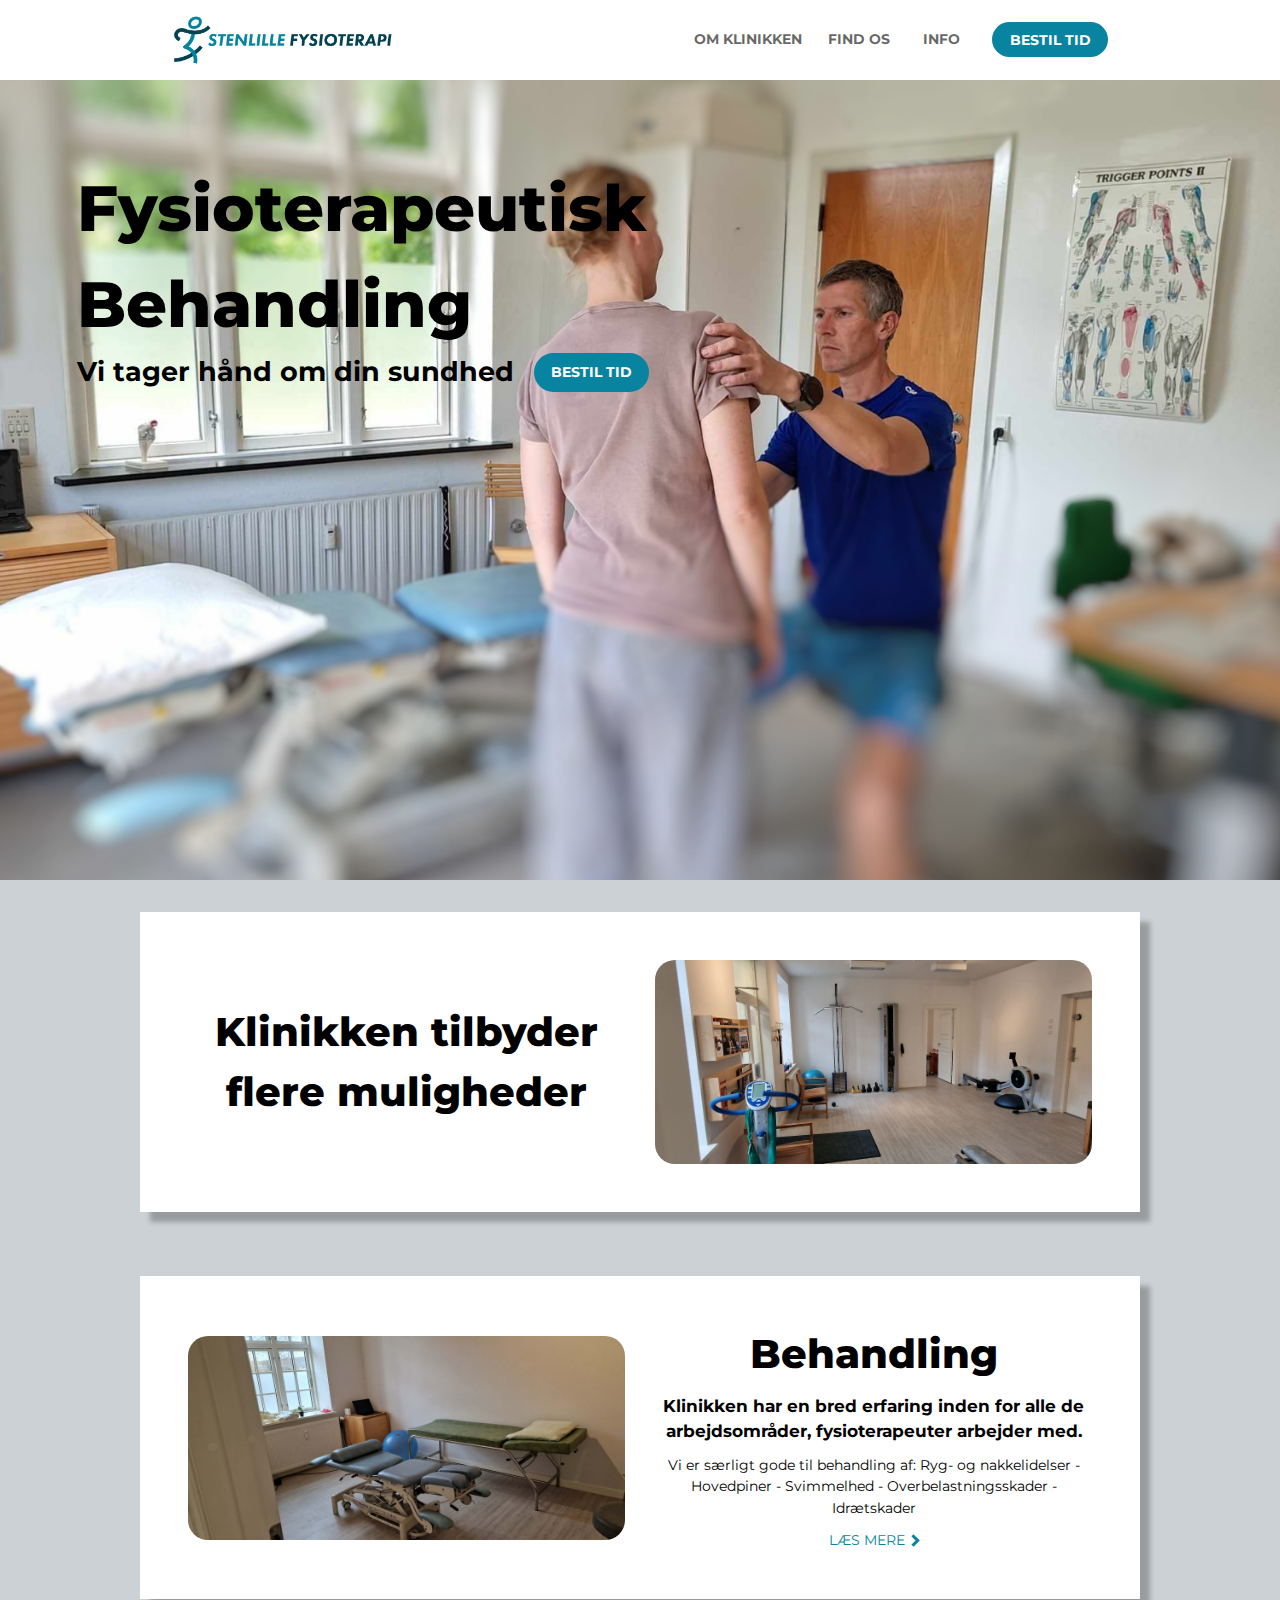
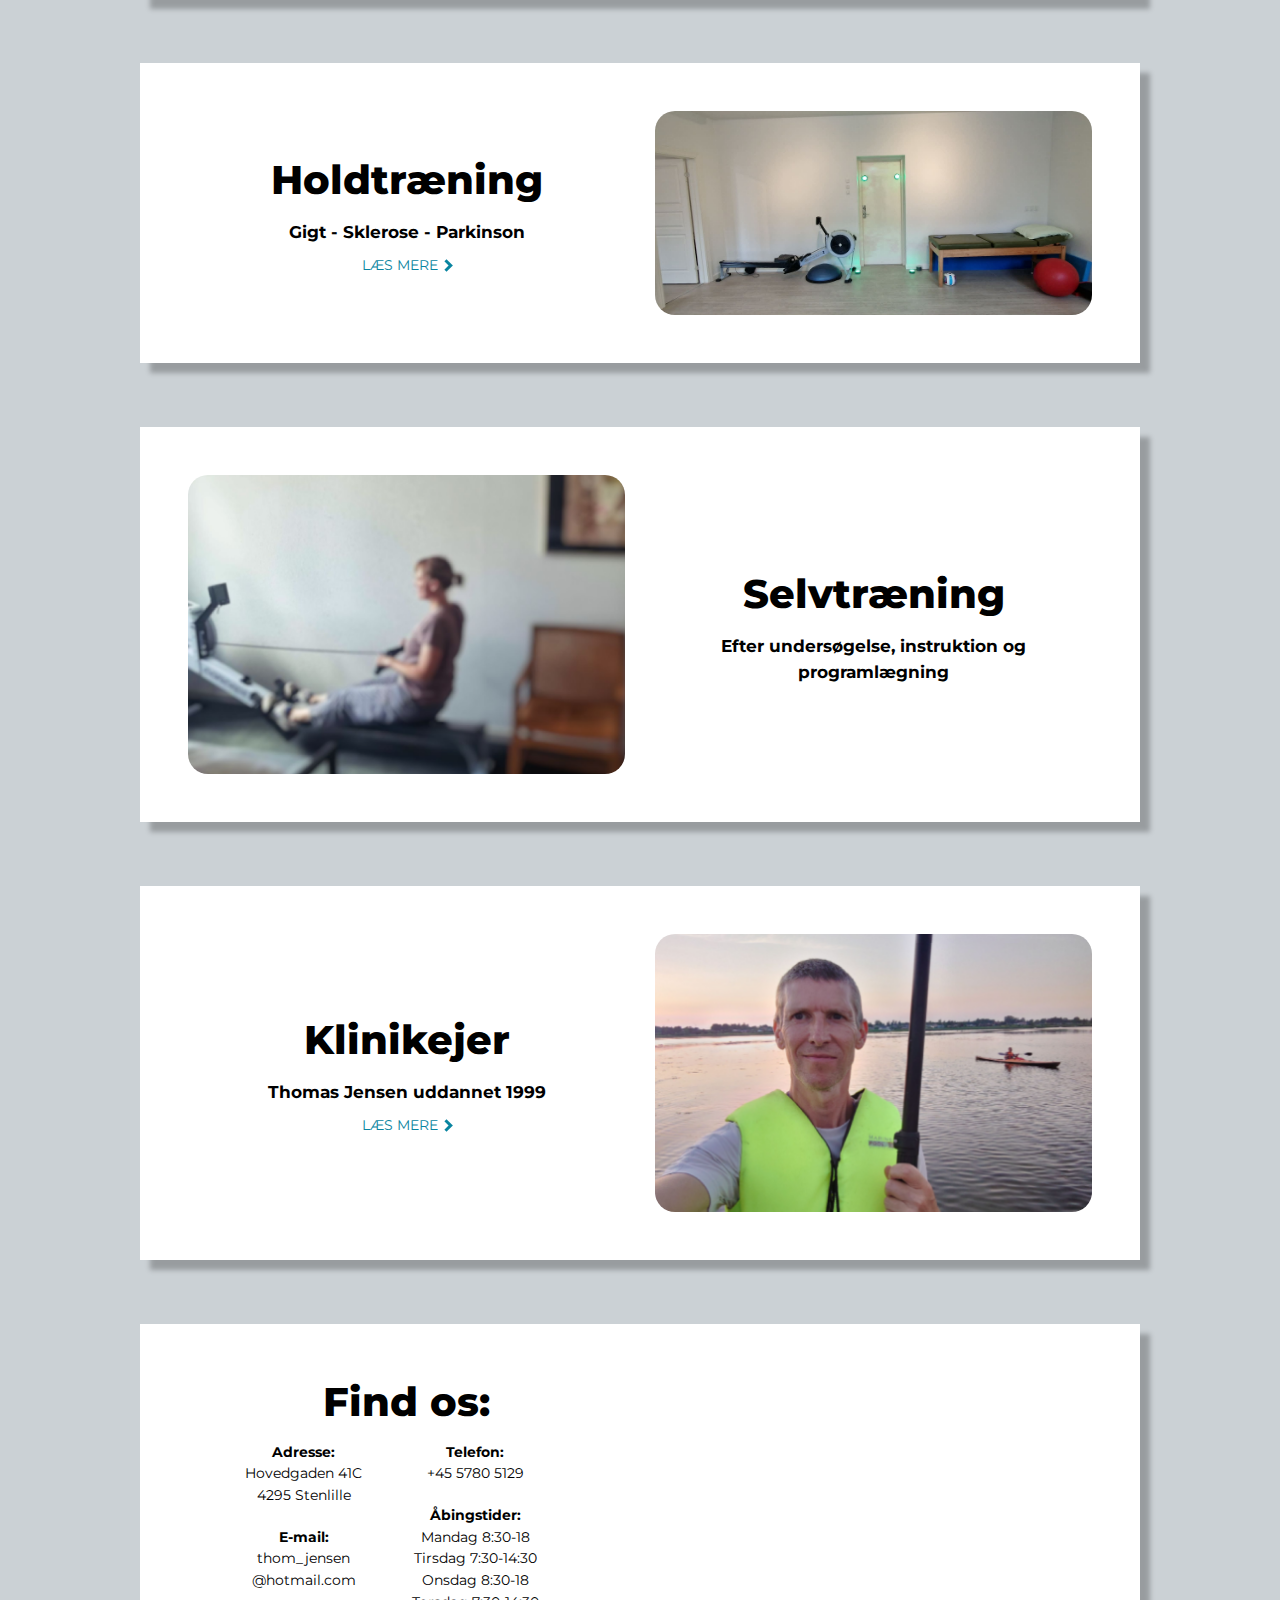
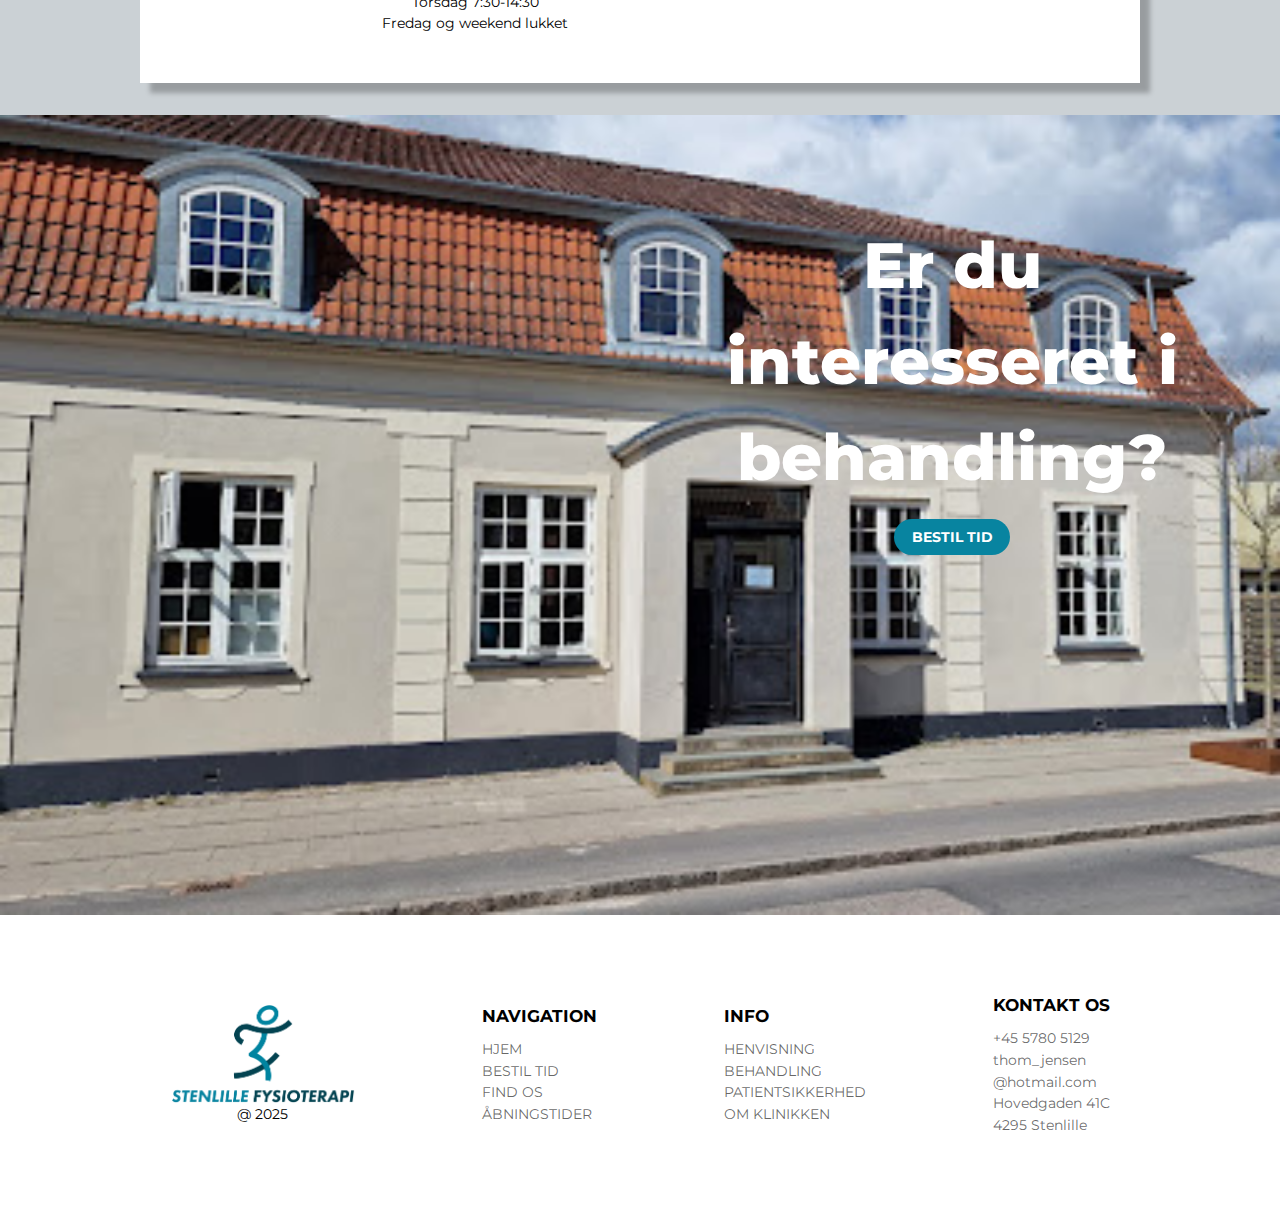
<file: index.html>
<!DOCTYPE html>
<html lang="da-DK">
<head>
    <meta charset="UTF-8">
    <meta name="viewport" content="width=device-width, initial-scale=1.0">
    <title>Stenlille Fysioterapi</title>
    <link rel="icon" type="image/x-icon" href="/img/favicon.png">
    <meta name="description" content="Stenlille Fysioterapi tilbyder professionel fysioterapeutisk behandling nær sorø">
    <link rel="stylesheet" href="style.css">
    <link rel="preconnect" href="https://fonts.googleapis.com">
    <link rel="preconnect" href="https://fonts.gstatic.com" crossorigin>
    <link href="https://fonts.googleapis.com/css2?family=Montserrat:ital,wght@0,100..900;1,100..900&display=swap" rel="stylesheet">
</head>
<body>
<header class="header">
    <div class="header__container">
        <a href="index.html" class="logo">
        <img src="img\Stenlillefysioterapi-logo-Horizontal-Color.webp" alt="Stenlille Fysioterapi's Logo" width="375" height="84.5" class="logo__img"></a>
    <nav class="nav">
        <ul class="nav__list">
            <li class="nav__item">
                <a href="/om_klinikken.html" class="nav__link">OM KLINIKKEN</a>
            </li>
            <li class="nav__item">
                <a href="#find_os" class="nav__link">FIND OS</a>
            </li>
            <li class="nav__item">
                <div class="dropdown">
                <a class="dropbtn nav__link">INFO</a>
                <div class="dropdown__content">
                    <a href="/tidsbestilling.html">Bestilling af tid</a>
                    <a href="/aabningstider.html">Åbningstider</a>
                    <a href="/henvisning.html">Henvisning</a>
                    <a href="/behandling.html">Behandling</a>
                    <a href="/holdtræning.html">Holdtræning</a>
                    <a href="/patientklage.html">Patientklage</a>
                </div>
                </div>
            </li>
            <li class="nav__item">
                <a href="https://www.nembehandling.dk/Login.aspx?ClinicId=101f3390-bdb0-4a6a-ba99-60f4acc53876" target="_blank" class="button">BESTIL TID</a>
            </li>
        </ul>
    </nav>
    </div>
</header>
<main class="main">
    <div class="hero__container">
        <div>
            <h1>Fysioterapeutisk<br/>Behandling</h1>
            <div class="hero__text">
                <h3><nobr>Vi tager hånd om din sundhed</nobr></h3>
                <a href="https://www.nembehandling.dk/Login.aspx?ClinicId=101f3390-bdb0-4a6a-ba99-60f4acc53876" target="_blank" class="button">BESTIL TID</a>
            </div>
        </div>    
    </div>
    <section class="section">
        <div class="section__box">
            <div class="section__text">
                <h2><nobr>Klinikken tilbyder</nobr><br /><nobr>flere muligheder</nobr></h2>
            </div>
            <img src="img/training_room.jpg" class="section__img" alt="billede af træningsrum" width="375" height="235">
        </div>
    </section>
    <section class="section">
        <div class="section__box">
            <img src="img/Behandlingsrum.jpg" class="section__img" alt="billede af træningsrum" width="375" height="235">
            <div class="section__text">
                <h2>Behandling</h2>
                <h4>Klinikken har en bred erfaring inden for alle de arbejdsområder, fysioterapeuter arbejder med.</h4>
                <p>Vi er særligt gode til behandling af: 
                    Ryg- og nakkelidelser - Hovedpiner - Svimmelhed - Overbelastningsskader - Idrætskader</p>
                <a href="/behandling.html" class="button2">LÆS MERE <i class="arrow__right"></i></a>
            </div>
        </div>
    </section>
    <section class="section">
        <div class="section__box">
            <div class="section__text">
                <h2>Holdtræning</h2>
                <h4>Gigt - Sklerose - Parkinson</h4>
                <a href="/holdtræning.html" class="button2">LÆS MERE <i class="arrow__right"></i></a>
            </div>
            <img src="img/lys.jpg" class="section__img" alt="billede af træningsrum" width="375" height="235">
        </div>
    </section>
    <section class="section">
        <div class="section__box">
            <img src="img/rowing.png" class="section__img" alt="billede af træningsrum" width="375" height="235">
            <div class="section__text">
                <h2>Selvtræning</h2>
                <h4>Efter undersøgelse, instruktion og programlægning</h4>
            </div>
        </div>
    </section>
    <section class="section">
        <div class="section__box">
            <div class="section__text">
                <h2>Klinikejer</h2>
                <h4>Thomas Jensen uddannet 1999</h4>
                <a href="/om_klinikken.html" class="button2">LÆS MERE <i class="arrow__right"></i></a>
            </div>
            <img src="img/SUP.png" class="section__img" alt="billede af træningsrum" width="375" height="235">
        </div>
    </section>
    <section id="find_os" class="section">
        <div class="section__box">
            <div class="section__text">
                <h2>Find os:</h2>
                <div class="section__row">
                    <div class="section__column">
                        <p><strong>Adresse:</strong><br><a href="https://maps.app.goo.gl/11bank8VSZxwho4K7">Hovedgaden 41C<br>4295 Stenlille</a></p>
                        <p><strong>E-mail:</strong><br><a href="mailto:thom_jensen@hotmail.com">thom_jensen<br>@hotmail.com</a></p>
                    </div>
                    <div class="section__column">
                        <p><strong>Telefon:</strong><br><a href="tel:+4557805129">+45 5780 5129</a></p>
                        <p><strong>Åbingstider:</strong><br>Mandag 8:30-18<br>Tirsdag 7:30-14:30<br>Onsdag 8:30-18<br>Torsdag 7:30-14:30<br>Fredag og weekend lukket</p>
                    </div>
                </div>
            </div>
            <iframe class="section__img" src="https://www.google.com/maps/embed?pb=!1m18!1m12!1m3!1d1898.4066719406658!2d11.58806343651393!3d55.53935451875793!2m3!1f0!2f0!3f0!3m2!1i1024!2i768!4f13.1!3m3!1m2!1s0x4652839517d7635f%3A0x140bf72e7877498d!2sStenlille%20Fysioterapi!5e0!3m2!1sda!2sdk!4v1746014159515!5m2!1sda!2sdk" width="450" height="600" style="border:0;" allowfullscreen="" loading="lazy" referrerpolicy="no-referrer-when-downgrade"></iframe>
        </div>
    </section>
    <div class="cta__container">
        <div class="cta__text">
            <h1 style="color: #fff;">Er du<br>interesseret i<br>behandling?</h1>
            <div class="cta__button"><a href="https://www.nembehandling.dk/Login.aspx?ClinicId=101f3390-bdb0-4a6a-ba99-60f4acc53876" target="_blank" class="button">BESTIL TID</a></div>
        </div>    
    </div>
</main>
<footer class="footer">
    <div class="footer__container">
        <div class="footer__logo">
            <img src="img\Stenlillefysioterapi-logo-Vertical-Color.webp" alt="Stenlille Fysioterapi's Logo" width="375" height="202.5" class="logo"> 
            <p>@ 2025</p>
        </div>
        <div class="nav__section">
            <h4>NAVIGATION</h4>
            <ul class="footer__list">
                <li class="nav__item"><a href="/index.html" class="nav__link">HJEM</a></li>
                <li class="nav__item"><a href="/tidsbestilling.html" class="nav__link">BESTIL TID</a></li>
                <li class="nav__item"><a href="#find_os" class="nav__link">FIND OS</a></li>
                <li class="nav__item"><a href="#find_os" class="nav__link">ÅBNINGSTIDER</a></li>
            </ul>   
        </div>
        <div class="nav__section">
            <h4>INFO</h4>
            <ul class="footer__list">
                <li class="nav__item"><a href="/henvisning.html" class="nav__link" >HENVISNING</a></li>
                <li class="nav__item"><a href="/behandling.html" class="nav__link" >BEHANDLING</a></li>
                <li class="nav__item"><a href="/patientklage.html" class="nav__link" >PATIENTSIKKERHED</a></li>
                <li class="nav__item"><a href="/om_klinikken.html" class="nav__link" >OM KLINIKKEN</a></li>
            </ul>   
        </div>
        <div class="nav__section">
            <h4>KONTAKT OS</h4>
            <ul class="footer__list">
                <li class="nav__item"><a href="tel:+4557805129" class="nav__link">+45 5780 5129</a></li>
                <li class="nav__item"><a href="mailto:thom_jensen@hotmail.com" class="nav__link" >thom_jensen<br>@hotmail.com</a></li>
                <li class="nav__item"><a href="https://maps.app.goo.gl/11bank8VSZxwho4K7" class="nav__link" >Hovedgaden 41C<br>4295 Stenlille</a></li>
            </ul>   
        </div>
    </div>
</footer> 

</body>
</html>
</file>
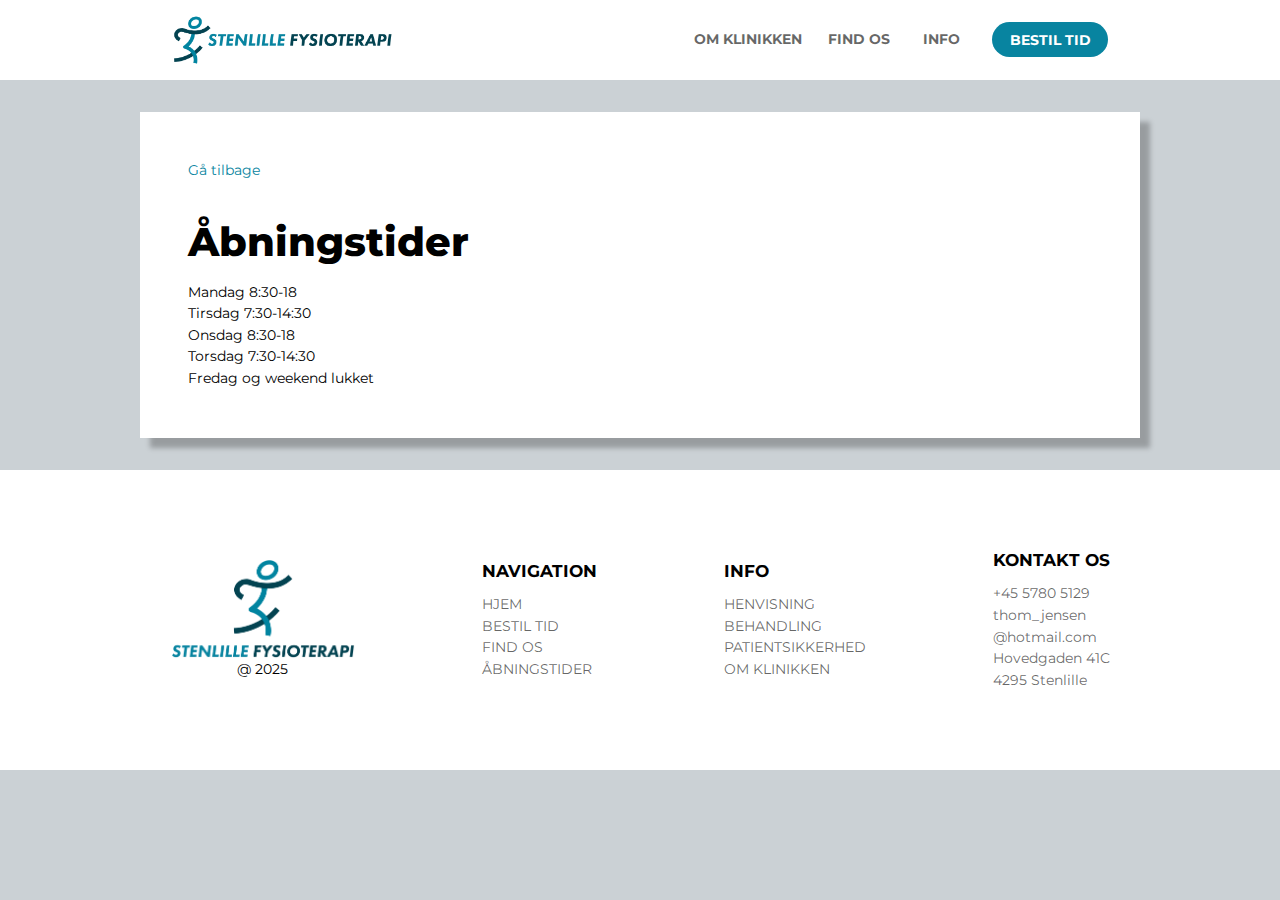
<file: aabningstider.html>
<!DOCTYPE html>
<html lang="da-DK">
<head>
    <meta charset="UTF-8">
    <meta name="viewport" content="width=device-width, initial-scale=1.0">
    <title>Stenlille Fysioterapi</title>
    <link rel="icon" type="image/x-icon" href="/img/favicon.png">
    <meta name="description" content="Stenlille Fysioterapi - Fysioterapeutisk behandling">
    <link rel="stylesheet" href="style.css">
    <link rel="preconnect" href="https://fonts.googleapis.com">
    <link rel="preconnect" href="https://fonts.gstatic.com" crossorigin>
    <link href="https://fonts.googleapis.com/css2?family=Montserrat:ital,wght@0,100..900;1,100..900&display=swap" rel="stylesheet">
</head>
<body>
<header class="header">
    <div class="header__container">
        <a href="index.html" class="logo">
            <img src="img\Stenlillefysioterapi-logo-Horizontal-Color.webp" alt="Stenlille Fysioterapi's Logo"
                width="375" height="84.5" class="logo__img"></a>
        <nav class="nav">
            <ul class="nav__list">
                <li class="nav__item">
                    <a href="/om_klinikken.html" class="nav__link">OM KLINIKKEN</a>
                </li>
                <li class="nav__item">
                    <a href="/index.html#find_os" class="nav__link">FIND OS</a>
                </li>
                <li class="nav__item">
                    <div class="dropdown">
                        <a class="dropbtn nav__link">INFO</a>
                        <div class="dropdown__content">
                            <a href="/tidsbestilling.html">Bestilling af tid</a>
                            <a href="/aabningstider.html">Åbningstider</a>
                            <a href="/henvisning.html">Henvisning</a>
                            <a href="/behandling.html">Behandling</a>
                            <a href="/holdtræning.html">Holdtræning</a>
                            <a href="/patientklage.html">Patientklage</a>
                        </div>
                    </div>
                </li>
                <li class="nav__item">
                    <a href="https://www.nembehandling.dk/Login.aspx?ClinicId=101f3390-bdb0-4a6a-ba99-60f4acc53876"
                        target="_blank" class="button">BESTIL TID</a>
                </li>
            </ul>
        </nav>
    </div>
</header>
<main class="main">
    <section class="section">
        <div class="section__box">
            <a href="/index.html" class="button2">Gå tilbage</a>
            <div class="section__text2">
                <h2>Åbningstider</h2>
                <p>Mandag 8:30-18<br>Tirsdag 7:30-14:30<br>Onsdag 8:30-18<br>Torsdag 7:30-14:30<br>Fredag og weekend lukket</p>
            </div>
        </div>
    </section>
</main>
<footer class="footer">
    <div class="footer__container">
        <div class="footer__logo">
            <img src="img\Stenlillefysioterapi-logo-Vertical-Color.webp" alt="Stenlille Fysioterapi's Logo" width="375" height="202.5" class="logo"> 
            <p>@ 2025</p>
        </div>
        <div class="nav__section">
            <h4>NAVIGATION</h4>
            <ul class="footer__list">
                <li class="nav__item"><a href="/index.html" class="nav__link">HJEM</a></li>
                <li class="nav__item"><a href="/tidsbestilling.html" class="nav__link">BESTIL TID</a></li>
                <li class="nav__item"><a href="/index.html#find_os" class="nav__link">FIND OS</a></li>
                <li class="nav__item"><a href="/index.html#find_os" class="nav__link">ÅBNINGSTIDER</a></li>
            </ul>   
        </div>
        <div class="nav__section">
            <h4>INFO</h4>
            <ul class="footer__list">
                <li class="nav__item"><a href="/henvisning.html" class="nav__link" >HENVISNING</a></li>
                <li class="nav__item"><a href="/behandling.html" class="nav__link" >BEHANDLING</a></li>
                <li class="nav__item"><a href="/patientklage.html" class="nav__link" >PATIENTSIKKERHED</a></li>
                <li class="nav__item"><a href="/om_klinikken.html" class="nav__link" >OM KLINIKKEN</a></li>
            </ul>   
        </div>
        <div class="nav__section">
            <h4>KONTAKT OS</h4>
            <ul class="footer__list">
                <li class="nav__item"><a href="tel:+4557805129" class="nav__link">+45 5780 5129</a></li>
                <li class="nav__item"><a href="mailto:thom_jensen@hotmail.com" class="nav__link" >thom_jensen<br>@hotmail.com</a></li>
                <li class="nav__item"><a href="https://maps.app.goo.gl/11bank8VSZxwho4K7" class="nav__link" >Hovedgaden 41C<br>4295 Stenlille</a></li>
            </ul>   
        </div>
    </div>
</footer> 
</body>
</html>
</file>
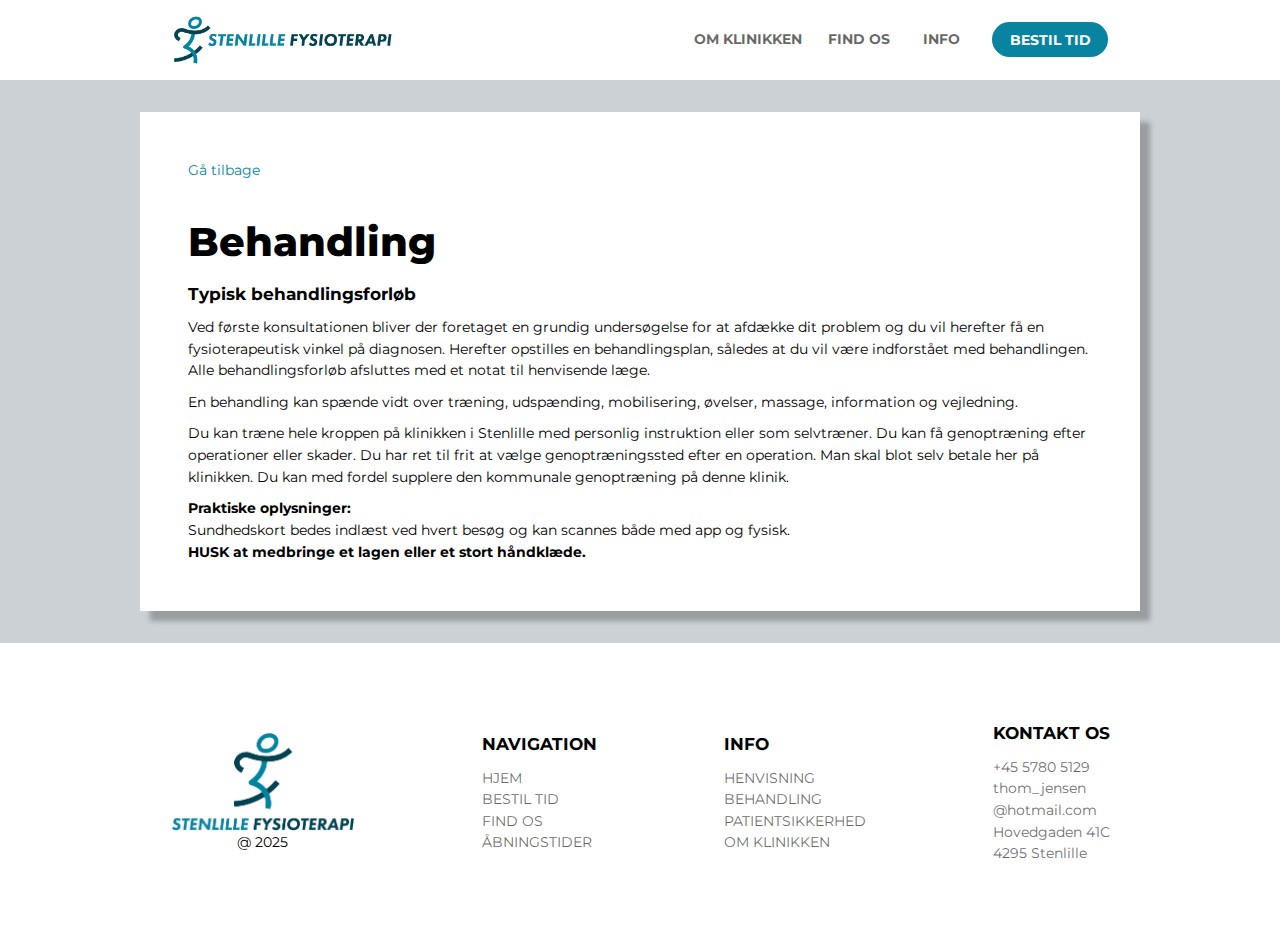
<file: behandling.html>
<!DOCTYPE html>
<html lang="da-DK">
<head>
    <meta charset="UTF-8">
    <meta name="viewport" content="width=device-width, initial-scale=1.0">
    <title>Stenlille Fysioterapi</title>
    <link rel="icon" type="image/x-icon" href="/img/favicon.png">
    <meta name="description" content="Stenlille Fysioterapi - Fysioterapeutisk behandling">
    <link rel="stylesheet" href="style.css">
    <link rel="preconnect" href="https://fonts.googleapis.com">
    <link rel="preconnect" href="https://fonts.gstatic.com" crossorigin>
    <link href="https://fonts.googleapis.com/css2?family=Montserrat:ital,wght@0,100..900;1,100..900&display=swap" rel="stylesheet">
</head>
<body>
<header class="header">
    <div class="header__container">
        <a href="index.html" class="logo">
            <img src="img\Stenlillefysioterapi-logo-Horizontal-Color.webp" alt="Stenlille Fysioterapi's Logo"
                width="375" height="84.5" class="logo__img"></a>
        <nav class="nav">
            <ul class="nav__list">
                <li class="nav__item">
                    <a href="/om_klinikken.html" class="nav__link">OM KLINIKKEN</a>
                </li>
                <li class="nav__item">
                    <a href="/index.html#find_os" class="nav__link">FIND OS</a>
                </li>
                <li class="nav__item">
                    <div class="dropdown">
                        <a class="dropbtn nav__link">INFO</a>
                        <div class="dropdown__content">
                            <a href="/tidsbestilling.html">Bestilling af tid</a>
                            <a href="/aabningstider.html">Åbningstider</a>
                            <a href="/henvisning.html">Henvisning</a>
                            <a href="/behandling.html">Behandling</a>
                            <a href="/holdtræning.html">Holdtræning</a>
                            <a href="/patientklage.html">Patientklage</a>
                        </div>
                    </div>
                </li>
                <li class="nav__item">
                    <a href="https://www.nembehandling.dk/Login.aspx?ClinicId=101f3390-bdb0-4a6a-ba99-60f4acc53876"
                        target="_blank" class="button">BESTIL TID</a>
                </li>
            </ul>
        </nav>
    </div>
</header>
<main class="main">
    <section class="section">
        <div class="section__box">
            <a href="/index.html" class="button2">Gå tilbage</a>
            <div class="section__text2">
                <h2>Behandling</h2>
                <h4>Typisk behandlingsforløb</h4>
                <p>Ved første konsultationen bliver der foretaget en grundig undersøgelse for at afdække dit problem og du vil herefter få en fysioterapeutisk vinkel på diagnosen. Herefter opstilles en behandlingsplan, således at du vil være indforstået med behandlingen. Alle behandlingsforløb afsluttes med et notat til henvisende læge.</p>
                <p>En behandling kan spænde vidt over træning, udspænding, mobilisering, øvelser, massage, information og vejledning.</p>
                <p>Du kan træne hele kroppen på klinikken i Stenlille med personlig instruktion eller som selvtræner. Du kan få genoptræning efter operationer eller skader. Du har ret til frit at vælge genoptræningssted efter en operation. Man skal blot selv betale her på klinikken. Du kan med fordel supplere den kommunale genoptræning på denne klinik.</p>
                <p><b>Praktiske oplysninger:</b><br>Sundhedskort bedes indlæst ved hvert besøg og kan scannes både med app og fysisk.<br><b>HUSK at medbringe et lagen eller et stort håndklæde.</b></p>
            </div>
        </div>
    </section>
</main>
<footer class="footer">
    <div class="footer__container">
        <div class="footer__logo">
            <img src="img\Stenlillefysioterapi-logo-Vertical-Color.webp" alt="Stenlille Fysioterapi's Logo" width="375" height="202.5" class="logo"> 
            <p>@ 2025</p>
        </div>
        <div class="nav__section">
            <h4>NAVIGATION</h4>
            <ul class="footer__list">
                <li class="nav__item"><a href="/index.html" class="nav__link">HJEM</a></li>
                <li class="nav__item"><a href="/tidsbestilling.html" class="nav__link">BESTIL TID</a></li>
                <li class="nav__item"><a href="/index.html#find_os" class="nav__link">FIND OS</a></li>
                <li class="nav__item"><a href="/index.html#find_os" class="nav__link">ÅBNINGSTIDER</a></li>
            </ul>   
        </div>
        <div class="nav__section">
            <h4>INFO</h4>
            <ul class="footer__list">
                <li class="nav__item"><a href="/henvisning.html" class="nav__link" >HENVISNING</a></li>
                <li class="nav__item"><a href="/behandling.html" class="nav__link" >BEHANDLING</a></li>
                <li class="nav__item"><a href="/patientklage.html" class="nav__link" >PATIENTSIKKERHED</a></li>
                <li class="nav__item"><a href="/om_klinikken.html" class="nav__link" >OM KLINIKKEN</a></li>
            </ul>   
        </div>
        <div class="nav__section">
            <h4>KONTAKT OS</h4>
            <ul class="footer__list">
                <li class="nav__item"><a href="tel:+4557805129" class="nav__link">+45 5780 5129</a></li>
                <li class="nav__item"><a href="mailto:thom_jensen@hotmail.com" class="nav__link" >thom_jensen<br>@hotmail.com</a></li>
                <li class="nav__item"><a href="https://maps.app.goo.gl/11bank8VSZxwho4K7" class="nav__link" >Hovedgaden 41C<br>4295 Stenlille</a></li>
            </ul>   
        </div>
    </div>
</footer> 
</body>
</html>
</file>
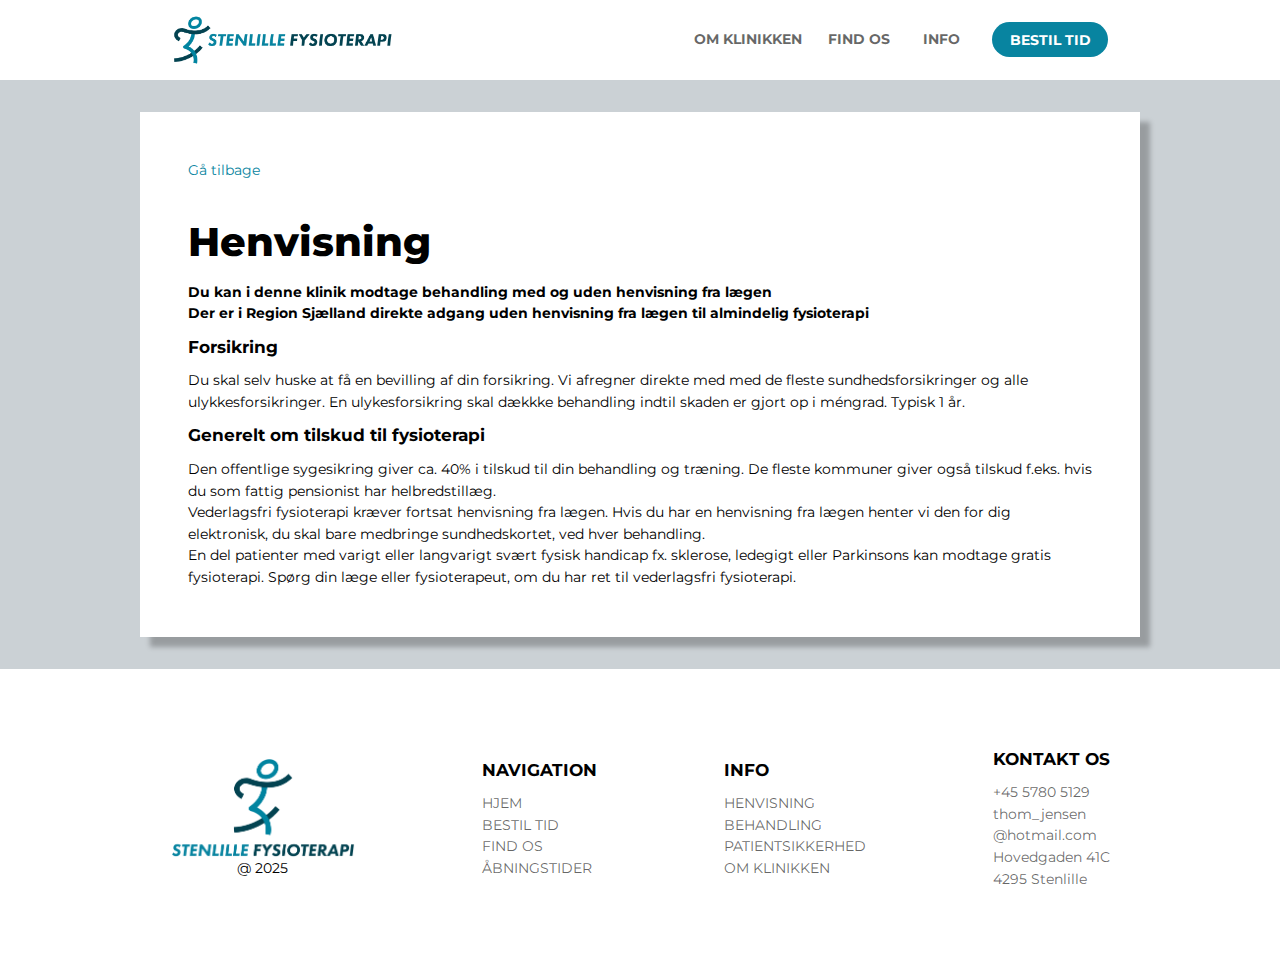
<file: henvisning.html>
<!DOCTYPE html>
<html lang="da-DK">
<head>
    <meta charset="UTF-8">
    <meta name="viewport" content="width=device-width, initial-scale=1.0">
    <title>Stenlille Fysioterapi</title>
    <link rel="icon" type="image/x-icon" href="/img/favicon.png">
    <meta name="description" content="Stenlille Fysioterapi - Fysioterapeutisk behandling">
    <link rel="stylesheet" href="style.css">
    <link rel="preconnect" href="https://fonts.googleapis.com">
    <link rel="preconnect" href="https://fonts.gstatic.com" crossorigin>
    <link href="https://fonts.googleapis.com/css2?family=Montserrat:ital,wght@0,100..900;1,100..900&display=swap" rel="stylesheet">
</head>
<body>
<header class="header">
    <div class="header__container">
        <a href="index.html" class="logo">
            <img src="img\Stenlillefysioterapi-logo-Horizontal-Color.webp" alt="Stenlille Fysioterapi's Logo"
                width="375" height="84.5" class="logo__img"></a>
        <nav class="nav">
            <ul class="nav__list">
                <li class="nav__item">
                    <a href="/om_klinikken.html" class="nav__link">OM KLINIKKEN</a>
                </li>
                <li class="nav__item">
                    <a href="/index.html#find_os" class="nav__link">FIND OS</a>
                </li>
                <li class="nav__item">
                    <div class="dropdown">
                        <a class="dropbtn nav__link">INFO</a>
                        <div class="dropdown__content">
                            <a href="/tidsbestilling.html">Bestilling af tid</a>
                            <a href="/aabningstider.html">Åbningstider</a>
                            <a href="/henvisning.html">Henvisning</a>
                            <a href="/behandling.html">Behandling</a>
                            <a href="/holdtræning.html">Holdtræning</a>
                            <a href="/patientklage.html">Patientklage</a>
                        </div>
                    </div>
                </li>
                <li class="nav__item">
                    <a href="https://www.nembehandling.dk/Login.aspx?ClinicId=101f3390-bdb0-4a6a-ba99-60f4acc53876"
                        target="_blank" class="button">BESTIL TID</a>
                </li>
            </ul>
        </nav>
    </div>
</header>
<main class="main">
    <section class="section">
        <div class="section__box">
            <a href="/index.html" class="button2">Gå tilbage</a>
            <div class="section__text2">
                <h2>Henvisning</h2>
                <p><strong>Du kan i denne klinik modtage behandling med og uden henvisning fra lægen<br>Der er i Region Sjælland direkte adgang uden henvisning fra lægen til almindelig fysioterapi</strong></p>
                <h4>Forsikring</h4>
                <p>Du skal selv huske at få en bevilling af din forsikring. Vi afregner direkte med med de fleste sundhedsforsikringer og alle ulykkesforsikringer. En ulykesforsikring skal dækkke behandling indtil skaden er gjort op i méngrad. Typisk 1 år.</p>
                <h4>Generelt om tilskud til fysioterapi</h4>
                <p>Den offentlige sygesikring giver ca. 40% i tilskud til din behandling og træning. De fleste kommuner giver også tilskud f.eks. hvis du som fattig pensionist har helbredstillæg.<br>
                Vederlagsfri fysioterapi kræver fortsat henvisning fra lægen. Hvis du har en henvisning fra lægen henter vi den for dig elektronisk, du skal bare medbringe sundhedskortet, ved hver behandling.<br>
                En del patienter med varigt eller langvarigt svært fysisk handicap fx. sklerose, ledegigt eller Parkinsons kan modtage gratis fysioterapi. Spørg din læge eller fysioterapeut, om du har ret til vederlagsfri fysioterapi. </p>
            </div>
        </div>
    </section>
</main>
<footer class="footer">
    <div class="footer__container">
        <div class="footer__logo">
            <img src="img\Stenlillefysioterapi-logo-Vertical-Color.webp" alt="Stenlille Fysioterapi's Logo" width="375" height="202.5" class="logo"> 
            <p>@ 2025</p>
        </div>
        <div class="nav__section">
            <h4>NAVIGATION</h4>
            <ul class="footer__list">
                <li class="nav__item"><a href="/index.html" class="nav__link">HJEM</a></li>
                <li class="nav__item"><a href="/tidsbestilling.html" class="nav__link">BESTIL TID</a></li>
                <li class="nav__item"><a href="/index.html#find_os" class="nav__link">FIND OS</a></li>
                <li class="nav__item"><a href="/index.html#find_os" class="nav__link">ÅBNINGSTIDER</a></li>
            </ul>   
        </div>
        <div class="nav__section">
            <h4>INFO</h4>
            <ul class="footer__list">
                <li class="nav__item"><a href="/henvisning.html" class="nav__link" >HENVISNING</a></li>
                <li class="nav__item"><a href="/behandling.html" class="nav__link" >BEHANDLING</a></li>
                <li class="nav__item"><a href="/patientklage.html" class="nav__link" >PATIENTSIKKERHED</a></li>
                <li class="nav__item"><a href="/om_klinikken.html" class="nav__link" >OM KLINIKKEN</a></li>
            </ul>   
        </div>
        <div class="nav__section">
            <h4>KONTAKT OS</h4>
            <ul class="footer__list">
                <li class="nav__item"><a href="tel:+4557805129" class="nav__link">+45 5780 5129</a></li>
                <li class="nav__item"><a href="mailto:thom_jensen@hotmail.com" class="nav__link" >thom_jensen<br>@hotmail.com</a></li>
                <li class="nav__item"><a href="https://maps.app.goo.gl/11bank8VSZxwho4K7" class="nav__link" >Hovedgaden 41C<br>4295 Stenlille</a></li>
            </ul>   
        </div>
    </div>
</footer>
</body>
</html>
</file>
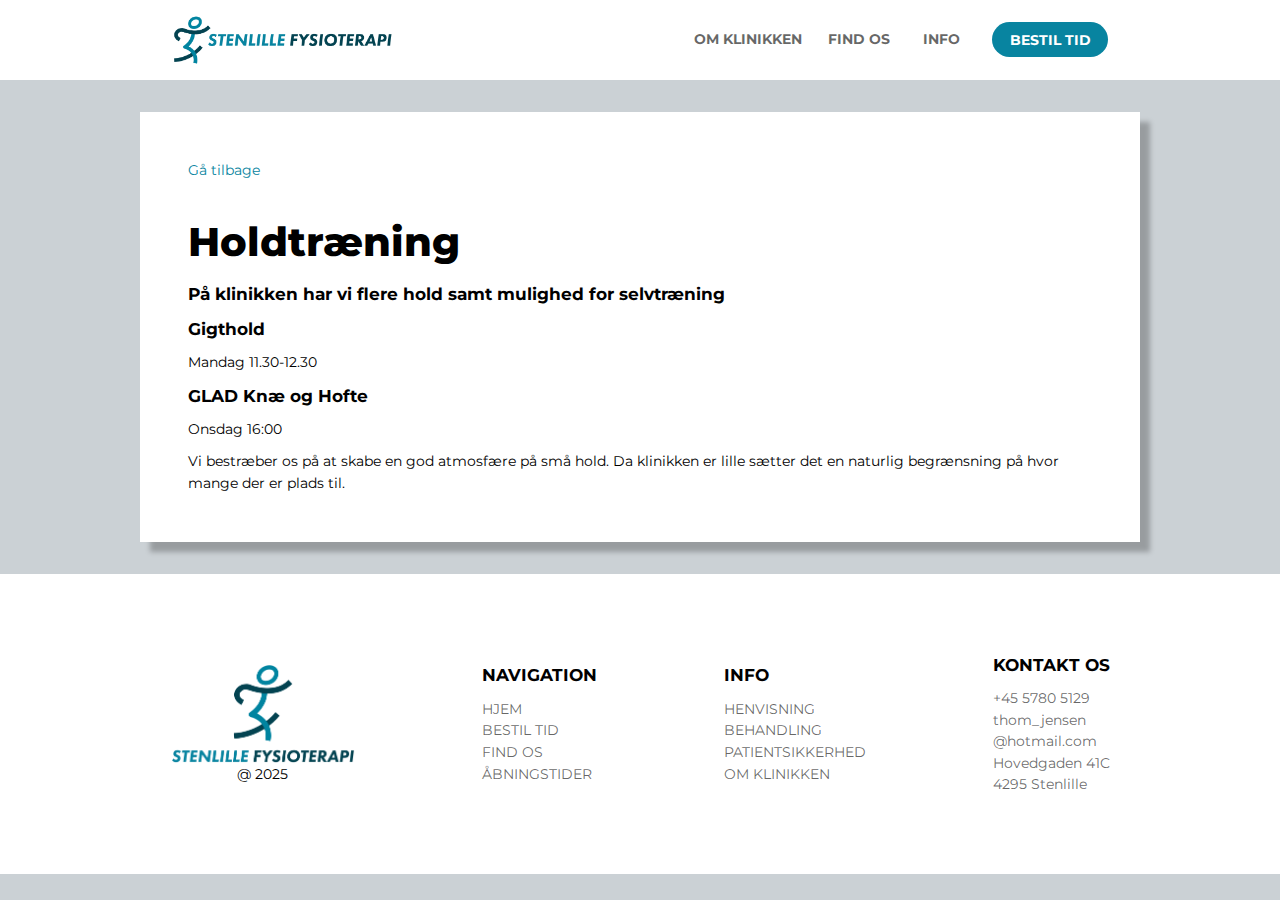
<file: holdtræning.html>
<!DOCTYPE html>
<html lang="da-DK">
<head>
    <meta charset="UTF-8">
    <meta name="viewport" content="width=device-width, initial-scale=1.0">
    <title>Stenlille Fysioterapi</title>
    <link rel="icon" type="image/x-icon" href="/img/favicon.png">
    <meta name="description" content="Stenlille Fysioterapi - Fysioterapeutisk behandling">
    <link rel="stylesheet" href="style.css">
    <link rel="preconnect" href="https://fonts.googleapis.com">
    <link rel="preconnect" href="https://fonts.gstatic.com" crossorigin>
    <link href="https://fonts.googleapis.com/css2?family=Montserrat:ital,wght@0,100..900;1,100..900&display=swap" rel="stylesheet">
</head>
<body>
<header class="header">
    <div class="header__container">
        <a href="index.html" class="logo">
            <img src="img\Stenlillefysioterapi-logo-Horizontal-Color.webp" alt="Stenlille Fysioterapi's Logo" width="375"
                    height="84.5" class="logo__img"></a>
        <nav class="nav">
            <ul class="nav__list">
                <li class="nav__item">
                    <a href="/om_klinikken.html" class="nav__link">OM KLINIKKEN</a>
                </li>
                <li class="nav__item">
                    <a href="/index.html#find_os" class="nav__link">FIND OS</a>
                </li>
                <li class="nav__item">
                    <div class="dropdown">
                        <a class="dropbtn nav__link">INFO</a>
                        <div class="dropdown__content">
                            <a href="/tidsbestilling.html">Bestilling af tid</a>
                            <a href="/aabningstider.html">Åbningstider</a>
                            <a href="/henvisning.html">Henvisning</a>
                            <a href="/behandling.html">Behandling</a>
                            <a href="/holdtræning.html">Holdtræning</a>
                            <a href="/patientklage.html">Patientklage</a>
                        </div>
                    </div>
                </li>
                <li class="nav__item">
                    <a href="https://www.nembehandling.dk/Login.aspx?ClinicId=101f3390-bdb0-4a6a-ba99-60f4acc53876"
                            target="_blank" class="button">BESTIL TID</a>
                </li>
            </ul>
        </nav>
    </div>
</header>
<main class="main">
    <section class="section">
        <div class="section__box">
            <a href="/index.html" class="button2">Gå tilbage</a>
            <div class="section__text2">
                <h2>Holdtræning</h2>
                <h4>På klinikken har vi flere hold samt mulighed for selvtræning</h4>
                <h4>Gigthold</h4>
                <p>Mandag 11.30-12.30</p>
                <h4>GLAD Knæ og Hofte</h4>
                <p>Onsdag 16:00</p>
                <p>Vi bestræber os på at skabe en god atmosfære på små hold. Da klinikken er lille sætter det en naturlig begrænsning på hvor mange der er plads til.</p>
            </div>
        </div>
    </section>
</main>
<footer class="footer">
    <div class="footer__container">
        <div class="footer__logo">
            <img src="img\Stenlillefysioterapi-logo-Vertical-Color.webp" alt="Stenlille Fysioterapi's Logo" width="375" height="202.5" class="logo"> 
            <p>@ 2025</p>
        </div>
        <div class="nav__section">
            <h4>NAVIGATION</h4>
            <ul class="footer__list">
                <li class="nav__item"><a href="/index.html" class="nav__link">HJEM</a></li>
                <li class="nav__item"><a href="/tidsbestilling.html" class="nav__link">BESTIL TID</a></li>
                <li class="nav__item"><a href="/index.html#find_os" class="nav__link">FIND OS</a></li>
                <li class="nav__item"><a href="/index.html#find_os" class="nav__link">ÅBNINGSTIDER</a></li>
            </ul>   
        </div>
        <div class="nav__section">
            <h4>INFO</h4>
            <ul class="footer__list">
                <li class="nav__item"><a href="/henvisning.html" class="nav__link" >HENVISNING</a></li>
                <li class="nav__item"><a href="/behandling.html" class="nav__link" >BEHANDLING</a></li>
                <li class="nav__item"><a href="/patientklage.html" class="nav__link" >PATIENTSIKKERHED</a></li>
                <li class="nav__item"><a href="/om_klinikken.html" class="nav__link" >OM KLINIKKEN</a></li>
            </ul>   
        </div>
        <div class="nav__section">
            <h4>KONTAKT OS</h4>
            <ul class="footer__list">
                <li class="nav__item"><a href="tel:+4557805129" class="nav__link">+45 5780 5129</a></li>
                <li class="nav__item"><a href="mailto:thom_jensen@hotmail.com" class="nav__link" >thom_jensen<br>@hotmail.com</a></li>
                <li class="nav__item"><a href="https://maps.app.goo.gl/11bank8VSZxwho4K7" class="nav__link" >Hovedgaden 41C<br>4295 Stenlille</a></li>
            </ul>   
        </div>
    </div>
</footer> 
</body>
</html>
</file>
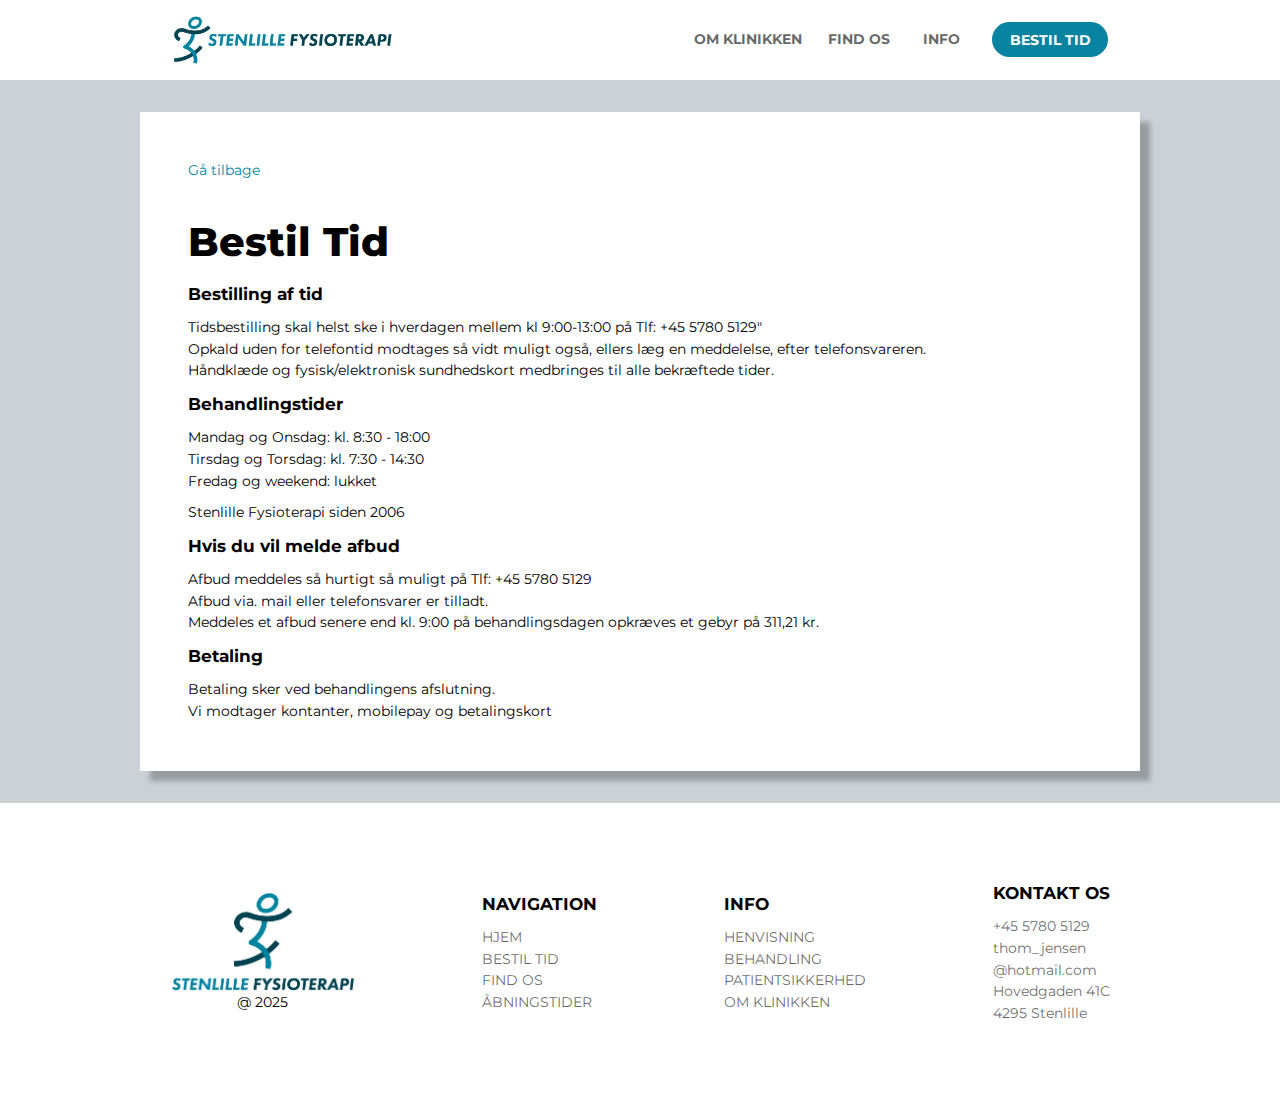
<file: tidsbestilling.html>
<!DOCTYPE html>
<html lang="da-DK">
<head>
    <meta charset="UTF-8">
    <meta name="viewport" content="width=device-width, initial-scale=1.0">
    <title>Stenlille Fysioterapi</title>
    <link rel="icon" type="image/x-icon" href="/img/favicon.png">
    <meta name="description" content="Stenlille Fysioterapi - Fysioterapeutisk behandling">
    <link rel="stylesheet" href="style.css">
    <link rel="preconnect" href="https://fonts.googleapis.com">
    <link rel="preconnect" href="https://fonts.gstatic.com" crossorigin>
    <link href="https://fonts.googleapis.com/css2?family=Montserrat:ital,wght@0,100..900;1,100..900&display=swap" rel="stylesheet">
</head>
<body>
<header class="header">
    <div class="header__container">
        <a href="index.html" class="logo">
            <img src="img\Stenlillefysioterapi-logo-Horizontal-Color.webp" alt="Stenlille Fysioterapi's Logo"
                width="375" height="84.5" class="logo__img"></a>
        <nav class="nav">
            <ul class="nav__list">
                <li class="nav__item">
                    <a href="/om_klinikken.html" class="nav__link">OM KLINIKKEN</a>
                </li>
                <li class="nav__item">
                    <a href="/index.html#find_os" class="nav__link">FIND OS</a>
                </li>
                <li class="nav__item">
                    <div class="dropdown">
                        <a class="dropbtn nav__link">INFO</a>
                        <div class="dropdown__content">
                            <a href="/tidsbestilling.html">Bestilling af tid</a>
                            <a href="/henvisning.html">Henvisning</a>
                            <a href="/behandling.html">Behandling</a>
                            <a href="/holdtræning.html">Holdtræning</a>
                            <a href="/patientklage.html">Patientklage</a>
                        </div>
                    </div>
                </li>
                <li class="nav__item">
                    <a href="https://www.nembehandling.dk/Login.aspx?ClinicId=101f3390-bdb0-4a6a-ba99-60f4acc53876"
                        target="_blank" class="button">BESTIL TID</a>
                </li>
            </ul>
        </nav>
    </div>
</header>
<main class="main">
    <section class="section">
        <div class="section__box">
            <a href="/index.html" class="button2">Gå tilbage</a>
            <div class="section__text2">
                <h2>Bestil Tid</h2>
                <h4>Bestilling af tid</h4>
                <p>Tidsbestilling skal helst ske i hverdagen mellem kl 9:00-13:00 på Tlf: <a href="tel:+45 5780 5129">+45 5780 5129"</a><br>Opkald uden for telefontid modtages så vidt muligt også, ellers læg en meddelelse, efter telefonsvareren.<br>Håndklæde og fysisk/elektronisk sundhedskort medbringes til alle bekræftede tider.</p>
                <h4>Behandlingstider</h4>
                <p>Mandag og Onsdag: kl. 8:30 - 18:00<br>Tirsdag og Torsdag: kl. 7:30 - 14:30<br>Fredag og weekend: lukket</p>
                <p>Stenlille Fysioterapi siden 2006</p>
                <h4>Hvis du vil melde afbud</h4>
                <p>Afbud meddeles så hurtigt så muligt på Tlf: +45 5780 5129<br>Afbud via. mail eller telefonsvarer er tilladt.<br>Meddeles et afbud senere end kl. 9:00 på behandlingsdagen opkræves et gebyr på 311,21 kr.</p>
                <h4>Betaling</h4>
                <p>Betaling sker ved behandlingens afslutning.<br>Vi modtager kontanter, mobilepay og betalingskort</p>
            </div>
        </div>
    </section>
</main>
<footer class="footer">
    <div class="footer__container">
        <div class="footer__logo">
            <img src="img\Stenlillefysioterapi-logo-Vertical-Color.webp" alt="Stenlille Fysioterapi's Logo" width="375" height="202.5" class="logo"> 
            <p>@ 2025</p>
        </div>
        <div class="nav__section">
            <h4>NAVIGATION</h4>
            <ul class="footer__list">
                <li class="nav__item"><a href="/index.html" class="nav__link">HJEM</a></li>
                <li class="nav__item"><a href="/tidsbestilling.html" class="nav__link">BESTIL TID</a></li>
                <li class="nav__item"><a href="/index.html#find_os" class="nav__link">FIND OS</a></li>
                <li class="nav__item"><a href="/index.html#find_os" class="nav__link">ÅBNINGSTIDER</a></li>
            </ul>   
        </div>
        <div class="nav__section">
            <h4>INFO</h4>
            <ul class="footer__list">
                <li class="nav__item"><a href="/henvisning.html" class="nav__link" >HENVISNING</a></li>
                <li class="nav__item"><a href="/behandling.html" class="nav__link" >BEHANDLING</a></li>
                <li class="nav__item"><a href="/patientklage.html" class="nav__link" >PATIENTSIKKERHED</a></li>
                <li class="nav__item"><a href="/om_klinikken.html" class="nav__link" >OM KLINIKKEN</a></li>
            </ul>   
        </div>
        <div class="nav__section">
            <h4>KONTAKT OS</h4>
            <ul class="footer__list">
                <li class="nav__item"><a href="tel:+4557805129" class="nav__link">+45 5780 5129</a></li>
                <li class="nav__item"><a href="mailto:thom_jensen@hotmail.com" class="nav__link" >thom_jensen<br>@hotmail.com</a></li>
                <li class="nav__item"><a href="https://maps.app.goo.gl/11bank8VSZxwho4K7" class="nav__link" >Hovedgaden 41C<br>4295 Stenlille</a></li>
            </ul>   
        </div>
    </div>
</footer>
</body>
</html>
</file>
<file: style.css>
/*reset*/
* {
  margin: 0;
  padding: 0;
  box-sizing: border-box;
}
a {
  text-decoration: none;
  color: inherit;
}
ul {
  list-style: none;
  padding: 0;
  margin: 0;
}

/*base styles*/
body {
  font-family: "Montserrat", sans-serif;
  background-color: #cbd1d5;
  color: #000000;
  overflow-x: hidden;
  padding-top: 80px;
  font-size: 16px;
  line-height: 1.5;
}
h1 {
  font-size: clamp(1.8rem, calc(5.5vw + 1rem), 4rem);
  font-weight: 800;
  color: #000000;
}
h2 {
  font-size: clamp(1.5rem, calc(3vw + 0.5rem), 2.5rem);
  font-weight: 800;
  color: #000000;
}
h3 {
  font-size: clamp(1rem, calc(1.5vw + 0.5rem), 2rem);
  font-weight: 700;
  color: #000000;
}
h4 {
  font-size: clamp(0.5rem, calc(0.7vw + 0.5rem), 2rem);
  font-weight: 700;
  color: #000000;
}
p {
  font-size: clamp(0.8rem, calc(0.5vw + 0.5rem), 1.2rem);
  font-weight: 400;
  color: #000000;
}
a {
  font-size: clamp(0.6rem, calc(0.5vw + 0.5rem), 1.2rem);
  font-weight: inherit;
}
li {
  font-size: clamp(0.8rem, calc(0.5vw + 0.5rem), 1.2rem);
  font-weight: inherit;
}
.button2 {
  color: #0884a0;
}
.button2:hover {
  color: #0884a099;
  font-style: italic;
}
.button {
  background-color: #0884a0;
  color: #ffffff;
  font-weight: 700;
  padding: 0.6em 1.2em;
  border-radius: 100px;
  transition: all 0.3s;
  text-align: center;
}
.button:hover {
  background-color: #0884a099;
}
.arrow__right {
  border: solid #0884a0;
  border-width: 0 3px 3px 0;
  display: inline-block;
  padding: 3px;
  transform: rotate(-45deg);
  -webkit-transform: rotate(-45deg);
  
}
/*normal styles*/
.header  {
  background-color: #ffffff;
  position: fixed;
  width: 100%;
  top: 0;
}
.header__container {
  display: flex;
  align-items: center;
  justify-content: space-between;
  min-height: 80px;
  width: 100%;
  max-width: 1000px;
  margin: 0 auto;
  padding: 0  2em;
  gap: 5px
}
.nav__list {
  display: flex;
  column-gap: clamp(1em, 2vw, 2em);
  font-weight: 700;
}
.logo__img {
  display: block;
  height: 50px;
  width: auto;
}
.nav__link {
  color:rgba(0, 0, 0, 0.6);
  transition: all 0.3s;
}
.nav__link:hover,
.nav__link:focus {
  color:rgba(0, 0, 0, 1);
}
.dropbtn {
  padding: 0.5em;
  border: none;
  user-select: none;
  cursor: pointer;
}
.dropdown {
  position: relative;
  display: inline-block;
}
.dropdown__content {
  display: none;
  position: absolute;
  background-color: #f9f9f9;
  min-width: 160px;
  box-shadow: 0px 8px 16px 0px rgba(0,0,0,0.2);
  z-index: 1;
}
.dropdown__content a {
  color: black;
  padding: 0.5em 1em;
  text-decoration: none;
  display: block;
}
.dropdown__content a:hover {
  background-color: #f1f1f1;
}
.dropdown:hover .dropdown__content {
  display: block;
}
.dropdown:hover .dropbtn {
  background-color: #bcbcbc;
}
.hero__container {
  background-image: url(img/Hero_background.png);
  background-size: cover;
  min-height: 800px;
  padding: min(5em,16%) min(5em,6%);
  text-align: left;
}
.hero__text {
  display: flex;
  align-items: center;
  gap: 20px;
}
.section {
  padding: min(2em,8%) min(5em,8%);
}
.section__box {
  display: flex;
  align-items: center;
  justify-content: space-between;
  overflow: hidden;
  gap: 30px;
  margin: 0 auto;
  flex-wrap: wrap;
  padding: min(3em,8%);
  background-color: #ffffff;
  box-shadow: 10px 10px 5px rgba(0, 0, 0, 0.25);
  width: 100%;
  max-width: 1000px;
}
.section__img{
  display: block;
  width: 10%;
  height: auto;
  flex: 1 1 45%;
  object-fit: cover;
  border-radius: 20px;
}
.section__text {
  display: flex;
  flex-direction: column;
  width: 100%;
  flex: 1 1 45%;
  gap: 10px;
  text-align: center;
}
.section__text2 {
  display: flex;
  flex-direction: column;
  width: 100%;
  gap: 10px;
  text-align: left;
}  
.section__row {
  display: flex;
  justify-content: center;
  gap: 20px;
}
.section__column {
  display: flex;
  flex-direction: column;
  gap: 20px;
}
.cta__container {
  display: flex;
  justify-content: flex-end;
  background-image: url(img/klinikken.jpg);
  background-size: cover;
  min-height: 800px;
  padding: min(10em,8%);   
}
.cta__text {
  display: flex;
  flex-direction: column;
  text-align: center;
  gap: 20px;
}
.cta__button {
  display: block
}
.footer {
  background-color: #ffffff; 
}
.footer__container {
  min-height: 300px;
  display: flex;
  align-items: center;
  justify-content: space-between;
  max-width: 1000px;
  margin: 0 auto;
  padding: 0 30px;
}
.footer__logo img {
  display: block;
  height: 100px;
  width: auto;
}
.footer__logo {
  display: flex;
  flex-direction: column;
  align-items: center;
  justify-content: center;
}
.nav__section {
  display: flex;
  flex-direction: column;
  align-items: left;
  justify-content: center;
  gap: 10px;
}
.list {
  font-size: 20px;
  font-weight: 400;
  color: #000000;
}

/*media queries*/
@media (max-width: 800px) {
  .header__container {
    flex-direction: column;
    align-items: center;
    padding: 25px 0;
    row-gap: 10px;
  }
  .footer__container {
    display: none
  }
  .hero__text {
    flex-direction: column;
    align-items: center;
    gap: 10px;
  }
  .section__box {
    gap: 10px;
  }
}
</file>
